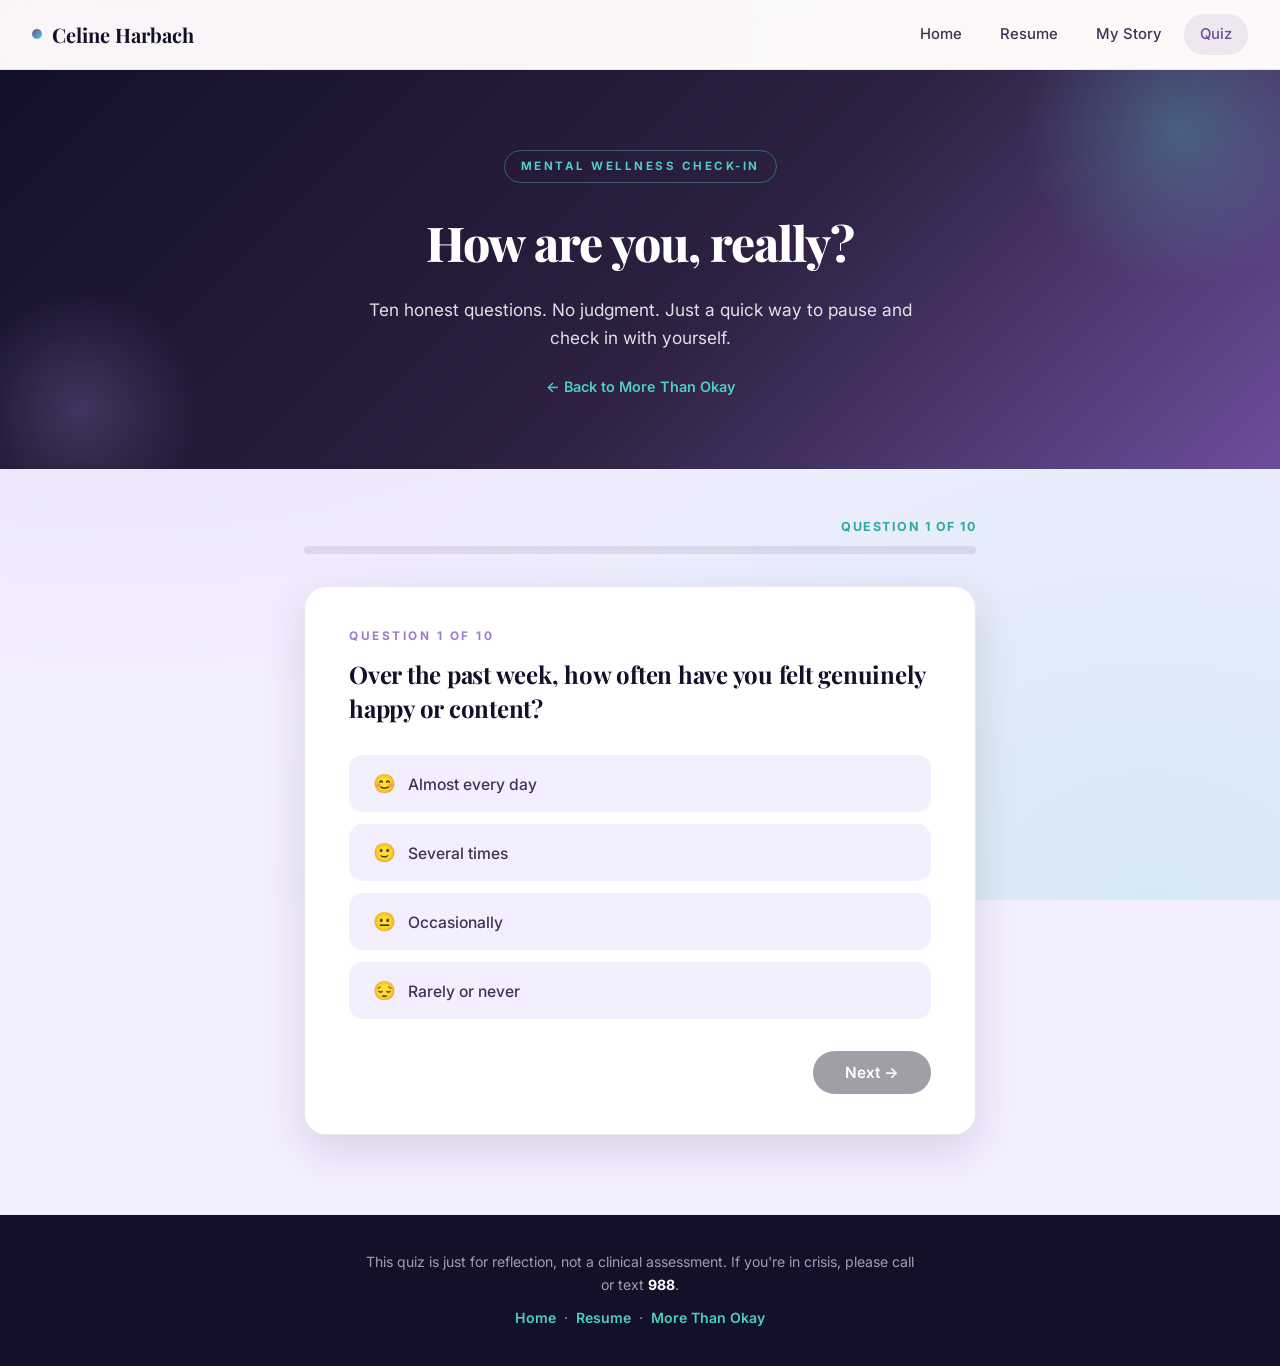
<file: quiz.html>
<!DOCTYPE html>
<html lang="en">
<head>
  <meta charset="UTF-8" />
  <meta name="viewport" content="width=device-width, initial-scale=1.0" />
  <title>Wellness Check-In · More Than Okay</title>
  <style>
    @import url('https://fonts.googleapis.com/css2?family=Inter:wght@300;400;500;600;700&family=Playfair+Display:wght@400;500;700;800&display=swap');

    :root {
      --ink:           #13102a;
      --plum:          #2d2040;
      --purple:        #6b4e9b;
      --soft-purple:   #9b7ecb;
      --mint:          #4ecdc4;
      --mint-deep:     #2faaa1;
      --cream:         #fdfbf7;
      --lavender:      #f4efff;
      --text-body:     #3d3453;
      --text-muted:    #7a718f;
      --border-soft:   rgba(107, 78, 155, 0.12);
      --shadow-soft:   0 6px 24px rgba(45, 32, 64, 0.08);
      --shadow-lift:   0 16px 44px rgba(45, 32, 64, 0.14);
    }

    *, *::before, *::after { box-sizing: border-box; margin: 0; padding: 0; }

    html { scroll-behavior: smooth; }

    body {
      font-family: 'Inter', -apple-system, sans-serif;
      background: var(--lavender);
      background-image:
        radial-gradient(ellipse at 10% 0%, rgba(155,126,203,0.22) 0%, transparent 55%),
        radial-gradient(ellipse at 90% 100%, rgba(78,205,196,0.18) 0%, transparent 55%);
      background-attachment: fixed;
      color: var(--text-body);
      min-height: 100vh;
      line-height: 1.65;
      -webkit-font-smoothing: antialiased;
    }

    a { color: var(--purple); font-weight: 600; text-decoration: none; transition: color 0.2s; }
    a:hover { color: var(--mint-deep); }

    /* =========== NAV =========== */
    .top-nav {
      background: rgba(253, 251, 247, 0.85);
      backdrop-filter: saturate(180%) blur(14px);
      -webkit-backdrop-filter: saturate(180%) blur(14px);
      border-bottom: 1px solid var(--border-soft);
      padding: 14px 32px;
      display: flex;
      align-items: center;
      justify-content: space-between;
      flex-wrap: wrap;
      gap: 10px;
      position: sticky;
      top: 0;
      z-index: 100;
    }
    .top-nav .nav-brand {
      font-family: 'Playfair Display', serif;
      font-size: 1.25rem;
      color: var(--ink);
      font-weight: 700;
      display: flex;
      align-items: center;
      gap: 10px;
    }
    .top-nav .nav-brand::before {
      content: "";
      width: 10px;
      height: 10px;
      border-radius: 50%;
      background: linear-gradient(135deg, var(--purple), var(--mint));
      display: inline-block;
    }
    .top-nav .nav-links {
      display: flex;
      gap: 6px;
      list-style: none;
      flex-wrap: wrap;
    }
    .top-nav .nav-links a {
      color: var(--text-body);
      font-size: 0.93rem;
      font-weight: 500;
      padding: 8px 16px;
      border-radius: 20px;
      transition: all 0.2s ease;
      display: inline-block;
    }
    .top-nav .nav-links a:hover {
      color: var(--purple);
      background: rgba(107, 78, 155, 0.08);
    }
    .top-nav .nav-links a.active {
      color: var(--purple);
      background: rgba(107, 78, 155, 0.10);
    }

    /* =========== HERO =========== */
    .quiz-header {
      position: relative;
      background: linear-gradient(135deg, var(--ink) 0%, var(--plum) 55%, var(--purple) 100%);
      color: #fff;
      text-align: center;
      padding: 80px 24px 70px;
      overflow: hidden;
    }
    .quiz-header::before,
    .quiz-header::after {
      content: "";
      position: absolute;
      border-radius: 50%;
      pointer-events: none;
    }
    .quiz-header::before {
      width: 320px;
      height: 320px;
      top: -100px;
      right: -60px;
      background: radial-gradient(circle, rgba(78,205,196,0.28), transparent 70%);
    }
    .quiz-header::after {
      width: 240px;
      height: 240px;
      bottom: -60px;
      left: -40px;
      background: radial-gradient(circle, rgba(155,126,203,0.28), transparent 70%);
    }
    .quiz-header .eyebrow {
      display: inline-block;
      font-family: 'Inter', sans-serif;
      font-size: 0.72rem;
      font-weight: 700;
      letter-spacing: 2.5px;
      text-transform: uppercase;
      color: var(--mint);
      padding: 6px 16px;
      border: 1px solid rgba(78, 205, 196, 0.4);
      border-radius: 20px;
      margin-bottom: 20px;
      position: relative;
      z-index: 1;
    }
    .quiz-header h1 {
      font-family: 'Playfair Display', serif;
      font-size: clamp(2.1rem, 4vw, 3rem);
      font-weight: 800;
      color: #fff;
      letter-spacing: -0.02em;
      position: relative;
      z-index: 1;
    }
    .quiz-header p {
      font-size: 1.08rem;
      opacity: 0.86;
      max-width: 560px;
      margin: 14px auto 0;
      line-height: 1.65;
      position: relative;
      z-index: 1;
    }
    .back-link {
      display: inline-block;
      margin-top: 22px;
      color: var(--mint);
      font-size: 0.9rem;
      font-weight: 600;
      position: relative;
      z-index: 1;
    }
    .back-link:hover { color: #fff; }

    /* =========== QUIZ BODY =========== */
    .quiz-container {
      max-width: 720px;
      margin: 0 auto;
      padding: 48px 24px 80px;
    }

    .progress-wrap {
      background: rgba(107, 78, 155, 0.14);
      border-radius: 10px;
      height: 8px;
      margin-bottom: 32px;
      overflow: hidden;
    }
    .progress-bar {
      height: 100%;
      background: linear-gradient(to right, var(--purple), var(--mint));
      border-radius: 10px;
      transition: width 0.5s ease;
      width: 0%;
    }
    .progress-label {
      font-size: 0.78rem;
      color: var(--mint-deep);
      margin-bottom: 8px;
      font-weight: 700;
      letter-spacing: 1.5px;
      text-transform: uppercase;
      text-align: right;
    }

    .question-card {
      background: #fff;
      border: 1px solid var(--border-soft);
      border-radius: 22px;
      padding: 40px 44px;
      box-shadow: var(--shadow-lift);
      animation: fadeUp 0.4s ease both;
    }

    @keyframes fadeUp {
      from { opacity: 0; transform: translateY(18px); }
      to   { opacity: 1; transform: translateY(0); }
    }

    .question-number {
      font-size: 0.74rem;
      font-weight: 700;
      letter-spacing: 2.5px;
      text-transform: uppercase;
      color: var(--soft-purple);
      margin-bottom: 12px;
    }

    .question-text {
      font-family: 'Playfair Display', serif;
      font-weight: 700;
      font-size: 1.5rem;
      color: var(--ink);
      margin-bottom: 30px;
      line-height: 1.4;
      letter-spacing: -0.01em;
    }

    .options-list {
      list-style: none;
      display: flex;
      flex-direction: column;
      gap: 12px;
    }

    .option-btn {
      background: var(--lavender);
      border: 2px solid transparent;
      border-radius: 14px;
      padding: 15px 22px;
      font-family: 'Inter', sans-serif;
      font-size: 0.98rem;
      color: var(--text-body);
      cursor: pointer;
      text-align: left;
      transition: background 0.2s, border-color 0.2s, transform 0.15s;
      width: 100%;
      font-weight: 500;
    }
    .option-btn:hover {
      background: rgba(107,78,155,0.1);
      border-color: var(--soft-purple);
      transform: translateX(4px);
    }
    .option-btn.selected {
      background: rgba(107,78,155,0.14);
      border-color: var(--purple);
      color: var(--ink);
      font-weight: 700;
    }
    .option-btn .option-emoji {
      margin-right: 12px;
      font-size: 1.15rem;
    }

    .nav-row {
      display: flex;
      justify-content: space-between;
      align-items: center;
      margin-top: 32px;
      gap: 12px;
    }

    .btn {
      padding: 12px 32px;
      border-radius: 40px;
      font-family: 'Inter', sans-serif;
      font-size: 0.96rem;
      font-weight: 600;
      cursor: pointer;
      border: none;
      transition: transform 0.15s, background 0.2s, box-shadow 0.2s;
    }
    .btn:hover { transform: translateY(-2px); }
    .btn-next {
      background: var(--ink);
      color: #fff;
      margin-left: auto;
    }
    .btn-next:hover {
      background: var(--purple);
      box-shadow: 0 10px 22px rgba(107,78,155,0.25);
    }
    .btn-back {
      background: rgba(107,78,155,0.12);
      color: var(--purple);
    }
    .btn-back:hover { background: rgba(107,78,155,0.18); }
    .btn:disabled {
      opacity: 0.4;
      cursor: not-allowed;
      transform: none;
    }

    #results-screen { display: none; }

    .result-card {
      background: #fff;
      border: 1px solid var(--border-soft);
      border-radius: 22px;
      padding: 48px 42px;
      box-shadow: var(--shadow-lift);
      text-align: center;
      animation: fadeUp 0.5s ease both;
    }

    .result-emoji {
      font-size: 4rem;
      margin-bottom: 14px;
      display: block;
    }

    .result-title {
      font-family: 'Playfair Display', serif;
      font-size: 2.1rem;
      font-weight: 800;
      color: var(--ink);
      margin-bottom: 10px;
      letter-spacing: -0.02em;
    }

    .result-score-bar-wrap {
      background: rgba(107, 78, 155, 0.14);
      border-radius: 12px;
      height: 12px;
      margin: 20px 0 8px;
      overflow: hidden;
    }
    .result-score-bar {
      height: 100%;
      border-radius: 12px;
      background: linear-gradient(to right, var(--purple), var(--mint));
      transition: width 1.2s ease;
      width: 0%;
    }

    .result-score-label {
      font-size: 0.86rem;
      color: var(--text-muted);
      margin-bottom: 22px;
      font-weight: 500;
    }

    .result-description {
      font-size: 1.05rem;
      color: var(--text-body);
      line-height: 1.7;
      max-width: 520px;
      margin: 0 auto 28px;
    }

    .resources {
      background: var(--lavender);
      border: 1px solid var(--border-soft);
      border-radius: 14px;
      padding: 26px 28px;
      text-align: left;
      margin-top: 8px;
    }
    .resources h3 {
      font-family: 'Playfair Display', serif;
      color: var(--purple);
      font-size: 1.15rem;
      font-weight: 700;
      margin-bottom: 14px;
    }
    .resources ul {
      list-style: none;
      padding: 0;
      display: flex;
      flex-direction: column;
      gap: 10px;
    }
    .resources li {
      font-size: 0.95rem;
      color: var(--text-body);
      padding-left: 20px;
      position: relative;
      line-height: 1.55;
    }
    .resources li::before {
      content: "›";
      color: var(--mint-deep);
      font-weight: 700;
      font-size: 1.1rem;
      position: absolute;
      left: 0;
      top: -2px;
    }
    .resources li strong { color: var(--ink); }

    .btn-retake {
      display: inline-block;
      margin-top: 28px;
      background: var(--ink);
      color: #fff;
      padding: 13px 40px;
      border-radius: 40px;
      font-weight: 600;
      cursor: pointer;
      border: none;
      font-family: 'Inter', sans-serif;
      font-size: 0.98rem;
      transition: transform 0.15s, background 0.2s, box-shadow 0.2s;
    }
    .btn-retake:hover {
      transform: translateY(-3px);
      background: var(--purple);
      box-shadow: 0 10px 22px rgba(107,78,155,0.25);
    }

    /* =========== FOOTER =========== */
    .quiz-footer {
      background: var(--ink);
      color: rgba(255,255,255,0.6);
      text-align: center;
      padding: 36px 24px;
      font-size: 0.88rem;
    }
    .quiz-footer a { color: var(--mint); }
    .quiz-footer a:hover { color: #fff; }
    .quiz-footer .disclaimer {
      max-width: 560px;
      margin: 0 auto 10px;
      line-height: 1.6;
    }

    @media (max-width: 600px) {
      .top-nav { padding: 12px 18px; }
      .top-nav .nav-links { gap: 2px; }
      .top-nav .nav-links a { padding: 6px 12px; font-size: 0.88rem; }
      .quiz-header { padding: 60px 20px 55px; }
      .question-card { padding: 28px 24px; }
      .result-card { padding: 32px 22px; }
      .question-text { font-size: 1.25rem; }
    }
  </style>
</head>
<body>

  <nav class="top-nav">
    <span class="nav-brand">Celine Harbach</span>
    <ul class="nav-links">
      <li><a href="index.html">Home</a></li>
      <li><a href="resume.html">Resume</a></li>
      <li><a href="scratch.html">My Story</a></li>
      <li><a href="quiz.html" class="active">Quiz</a></li>
    </ul>
  </nav>

  <header class="quiz-header">
    <span class="eyebrow">Mental Wellness Check-In</span>
    <h1>How are you, really?</h1>
    <p>
      Ten honest questions. No judgment. Just a quick way to pause and check in with yourself.
    </p>
    <a class="back-link" href="scratch.html">← Back to More Than Okay</a>
  </header>

  <div class="quiz-container">

    <div id="quiz-screen">
      <p class="progress-label" id="progress-label">Question 1 of 10</p>
      <div class="progress-wrap">
        <div class="progress-bar" id="progress-bar"></div>
      </div>

      <div class="question-card" id="question-card">
        <p class="question-number" id="question-number">Question 1 of 10</p>
        <p class="question-text"  id="question-text"></p>
        <ul class="options-list"  id="options-list"></ul>
        <div class="nav-row">
          <button class="btn btn-back" id="btn-back" onclick="goBack()" style="display:none;">← Back</button>
          <button class="btn btn-next" id="btn-next" onclick="goNext()" disabled>Next →</button>
        </div>
      </div>
    </div>

    <div id="results-screen">
      <div class="result-card">
        <span class="result-emoji" id="result-emoji"></span>
        <div class="result-title" id="result-title"></div>
        <div class="result-score-bar-wrap">
          <div class="result-score-bar" id="result-score-bar"></div>
        </div>
        <p class="result-score-label" id="result-score-label"></p>
        <p class="result-description" id="result-description"></p>
        <div class="resources" id="resources-section"></div>
        <button class="btn-retake" onclick="restartQuiz()">Retake the Quiz</button>
      </div>
    </div>

  </div>

  <footer class="quiz-footer">
    <p class="disclaimer">
      This quiz is just for reflection, not a clinical assessment. If you're in crisis, please call or text <strong style="color:#fff;">988</strong>.
    </p>
    <p style="margin-top:8px;">
      <a href="index.html">Home</a>
      &nbsp;·&nbsp;
      <a href="resume.html">Resume</a>
      &nbsp;·&nbsp;
      <a href="scratch.html">More Than Okay</a>
    </p>
  </footer>

  <script>
    const questions = [
      {
        text: "Over the past week, how often have you felt genuinely happy or content?",
        options: [
          { label: "Almost every day",     score: 4, emoji: "😊" },
          { label: "Several times",        score: 3, emoji: "🙂" },
          { label: "Occasionally",         score: 2, emoji: "😐" },
          { label: "Rarely or never",      score: 1, emoji: "😔" }
        ]
      },
      {
        text: "How well have you been sleeping lately?",
        options: [
          { label: "Well-rested most nights",           score: 4, emoji: "😴" },
          { label: "Decent sleep with some bad nights", score: 3, emoji: "🛌" },
          { label: "Struggling more nights than not",   score: 2, emoji: "😫" },
          { label: "Barely sleeping or sleeping too much", score: 1, emoji: "😵" }
        ]
      },
      {
        text: "How connected do you feel to the people in your life?",
        options: [
          { label: "Very connected, I have strong support",      score: 4, emoji: "🤝" },
          { label: "Pretty good, close to a few people",         score: 3, emoji: "👥" },
          { label: "A little isolated, not as close as I'd like", score: 2, emoji: "🚶" },
          { label: "Lonely, I don't feel like anyone really knows me", score: 1, emoji: "😶" }
        ]
      },
      {
        text: "When stress comes up, how well do you handle it?",
        options: [
          { label: "I manage it well, I have good coping strategies", score: 4, emoji: "💪" },
          { label: "I get through it, though it's not easy",            score: 3, emoji: "😤" },
          { label: "I often feel overwhelmed",                          score: 2, emoji: "😰" },
          { label: "Stress feels crushing and unmanageable",            score: 1, emoji: "🤯" }
        ]
      },
      {
        text: "How often do you set aside time for things that bring you joy or recharge you?",
        options: [
          { label: "Regularly, self-care is part of my routine", score: 4, emoji: "🌿" },
          { label: "Occasionally, when I get around to it",      score: 3, emoji: "☕" },
          { label: "Rarely, life feels too busy",                score: 2, emoji: "⏰" },
          { label: "Never, I don't feel like I deserve it",      score: 1, emoji: "😞" }
        ]
      },
      {
        text: "How often do you feel overwhelmed by everyday responsibilities?",
        options: [
          { label: "Rarely, I feel on top of things",         score: 4, emoji: "✅" },
          { label: "Sometimes, but I recover quickly",        score: 3, emoji: "😌" },
          { label: "Often, the to-do list never ends",        score: 2, emoji: "📋" },
          { label: "Almost always, everything feels too much", score: 1, emoji: "😩" }
        ]
      },
      {
        text: "How comfortable do you feel talking about your emotions or mental health?",
        options: [
          { label: "Very comfortable, I'm open about it",        score: 4, emoji: "💬" },
          { label: "Somewhat comfortable with trusted people",     score: 3, emoji: "🗣️" },
          { label: "Uncomfortable, I tend to keep things in",     score: 2, emoji: "🤐" },
          { label: "Very uncomfortable, mental health feels taboo", score: 1, emoji: "😶‍🌫️" }
        ]
      },
      {
        text: "How motivated do you feel to get through your day-to-day life?",
        options: [
          { label: "Very motivated, I have a clear sense of purpose", score: 4, emoji: "🚀" },
          { label: "Generally okay, some days more than others",      score: 3, emoji: "👍" },
          { label: "Low motivation, hard to get started",             score: 2, emoji: "🐌" },
          { label: "Barely any motivation, things feel pointless",    score: 1, emoji: "🌑" }
        ]
      },
      {
        text: "Do you have people you can genuinely turn to when things get hard?",
        options: [
          { label: "Yes, several trusted people",         score: 4, emoji: "❤️" },
          { label: "One or two people I can lean on",      score: 3, emoji: "🫂" },
          { label: "Not really, I mostly handle things alone", score: 2, emoji: "🧍" },
          { label: "No, I feel like I'm completely on my own", score: 1, emoji: "🏝️" }
        ]
      },
      {
        text: "If you had to rate your overall mental wellbeing right now, honestly, where are you?",
        options: [
          { label: "Thriving, genuinely doing well",             score: 4, emoji: "🌟" },
          { label: "Managing, getting by, could be better",      score: 3, emoji: "🌤️" },
          { label: "Struggling, things are hard right now",      score: 2, emoji: "🌧️" },
          { label: "In a really dark place, I need support",     score: 1, emoji: "⛈️" }
        ]
      }
    ];

    const results = [
      {
        minScore: 35, maxScore: 40,
        emoji: "🌟",
        title: "You're Thriving",
        description: `Your answers say you're in a really good spot right now. You've got support, healthy habits, and a sense of where you're headed. That's worth protecting. Keep doing what's working.`,
        resources: [
          { label: "Keep it going", text: "Share this quiz with someone who might need a nudge to check in." },
          { label: "Grow your toolkit", text: "Apps like Headspace or Calm can keep your practice steady." },
          { label: "Give back", text: "Volunteer with NAMI, people doing well are some of the best advocates." }
        ]
      },
      {
        minScore: 27, maxScore: 34,
        emoji: "🌤️",
        title: "You're Managing Well",
        description: `You're doing okay. Some days are easier than others, but you're holding things together. There's still room to build a little more support around yourself, you deserve more than just getting by.`,
        resources: [
          { label: "NAMI Connection", text: "Free support groups at nami.org/Support-Education/Support-Groups" },
          { label: "Woebot", text: "A free CBT-based chatbot, woebot.io" },
          { label: "Therapy matching", text: "BetterHelp or Open Path Collective for affordable therapy, openpathcollective.org" }
        ]
      },
      {
        minScore: 18, maxScore: 26,
        emoji: "🌧️",
        title: "You're Struggling, and That's Okay",
        description: `It sounds like things are hard right now. Feeling this way doesn't mean anything is wrong with you, it just means you're human and could use a little extra support. You don't have to figure this out alone.`,
        resources: [
          { label: "988 Suicide & Crisis Lifeline", text: "Call or text 988 anytime. Real people, 24/7." },
          { label: "Crisis Text Line", text: "Text HOME to 741741 to talk to a crisis counselor." },
          { label: "Find a therapist", text: "Psychology Today's directory can help, psychologytoday.com/us/therapists" },
          { label: "NAMI Helpline", text: "Call 1-800-950-NAMI (6264), Mon–Fri, 10am–10pm ET." }
        ]
      },
      {
        minScore: 10, maxScore: 17,
        emoji: "🫂",
        title: "Please Reach Out, You Deserve Support",
        description: `Thank you for being honest. It sounds really heavy right now, and you don't have to push through this alone. The resources below are free, confidential, and made for exactly this moment.`,
        resources: [
          { label: "988 Suicide & Crisis Lifeline", text: "Call or text 988 right now. Free, confidential, 24/7." },
          { label: "Crisis Text Line", text: "Text HOME to 741741. A real person will answer within minutes." },
          { label: "NAMI Helpline", text: "1-800-950-NAMI (6264), peer support from people who've been there." },
          { label: "You are not alone", text: "Visit nami.org or twloha.com for stories from people who've felt this too." }
        ]
      }
    ];

    let currentIndex = 0;
    let answers = new Array(questions.length).fill(null);

    function renderQuestion() {
      const q = questions[currentIndex];
      const total = questions.length;

      document.getElementById('question-number').textContent = `Question ${currentIndex + 1} of ${total}`;
      document.getElementById('question-text').textContent   = q.text;
      document.getElementById('progress-label').textContent  = `Question ${currentIndex + 1} of ${total}`;

      const pct = ((currentIndex) / total) * 100;
      document.getElementById('progress-bar').style.width = pct + '%';

      const ul = document.getElementById('options-list');
      ul.innerHTML = '';
      q.options.forEach((opt, i) => {
        const li  = document.createElement('li');
        const btn = document.createElement('button');
        btn.className = 'option-btn';
        if (answers[currentIndex] === i) btn.classList.add('selected');
        btn.innerHTML = `<span class="option-emoji">${opt.emoji}</span>${opt.label}`;
        btn.onclick = () => selectOption(i, btn);
        li.appendChild(btn);
        ul.appendChild(li);
      });

      const nextBtn = document.getElementById('btn-next');
      nextBtn.textContent = currentIndex === total - 1 ? 'See My Results ✓' : 'Next →';
      nextBtn.disabled = answers[currentIndex] === null;

      document.getElementById('btn-back').style.display = currentIndex > 0 ? 'inline-block' : 'none';

      const card = document.getElementById('question-card');
      card.style.animation = 'none';
      void card.offsetWidth;
      card.style.animation = 'fadeUp 0.4s ease both';
    }

    function selectOption(index, btnEl) {
      answers[currentIndex] = index;
      document.querySelectorAll('.option-btn').forEach(b => b.classList.remove('selected'));
      btnEl.classList.add('selected');
      document.getElementById('btn-next').disabled = false;
    }

    function goNext() {
      if (answers[currentIndex] === null) return;
      if (currentIndex < questions.length - 1) {
        currentIndex++;
        renderQuestion();
      } else {
        showResults();
      }
    }

    function goBack() {
      if (currentIndex > 0) {
        currentIndex--;
        renderQuestion();
      }
    }

    function showResults() {
      const totalScore = answers.reduce((sum, answerIndex, qIdx) => {
        if (answerIndex === null) return sum;
        return sum + questions[qIdx].options[answerIndex].score;
      }, 0);

      const tier = results.find(r => totalScore >= r.minScore && totalScore <= r.maxScore)
                   || results[results.length - 1];

      document.getElementById('quiz-screen').style.display    = 'none';
      document.getElementById('results-screen').style.display = 'block';

      document.getElementById('result-emoji').textContent       = tier.emoji;
      document.getElementById('result-title').textContent       = tier.title;
      document.getElementById('result-description').textContent = tier.description;
      document.getElementById('result-score-label').textContent =
        `Your score: ${totalScore} / ${questions.length * 4}`;

      const pct = Math.round((totalScore / (questions.length * 4)) * 100);
      setTimeout(() => {
        document.getElementById('result-score-bar').style.width = pct + '%';
      }, 200);

      const resDiv = document.getElementById('resources-section');
      resDiv.innerHTML = `<h3>Resources for You</h3><ul>${
        tier.resources.map(r =>
          `<li><strong>${r.label}</strong>, ${r.text}</li>`
        ).join('')
      }</ul>`;

      window.scrollTo({ top: 0, behavior: 'smooth' });
    }

    function restartQuiz() {
      currentIndex = 0;
      answers = new Array(questions.length).fill(null);
      document.getElementById('results-screen').style.display = 'none';
      document.getElementById('quiz-screen').style.display    = 'block';
      document.getElementById('result-score-bar').style.width = '0%';
      renderQuestion();
      window.scrollTo({ top: 0, behavior: 'smooth' });
    }

    renderQuestion();
  </script>
</body>
</html>
</file>
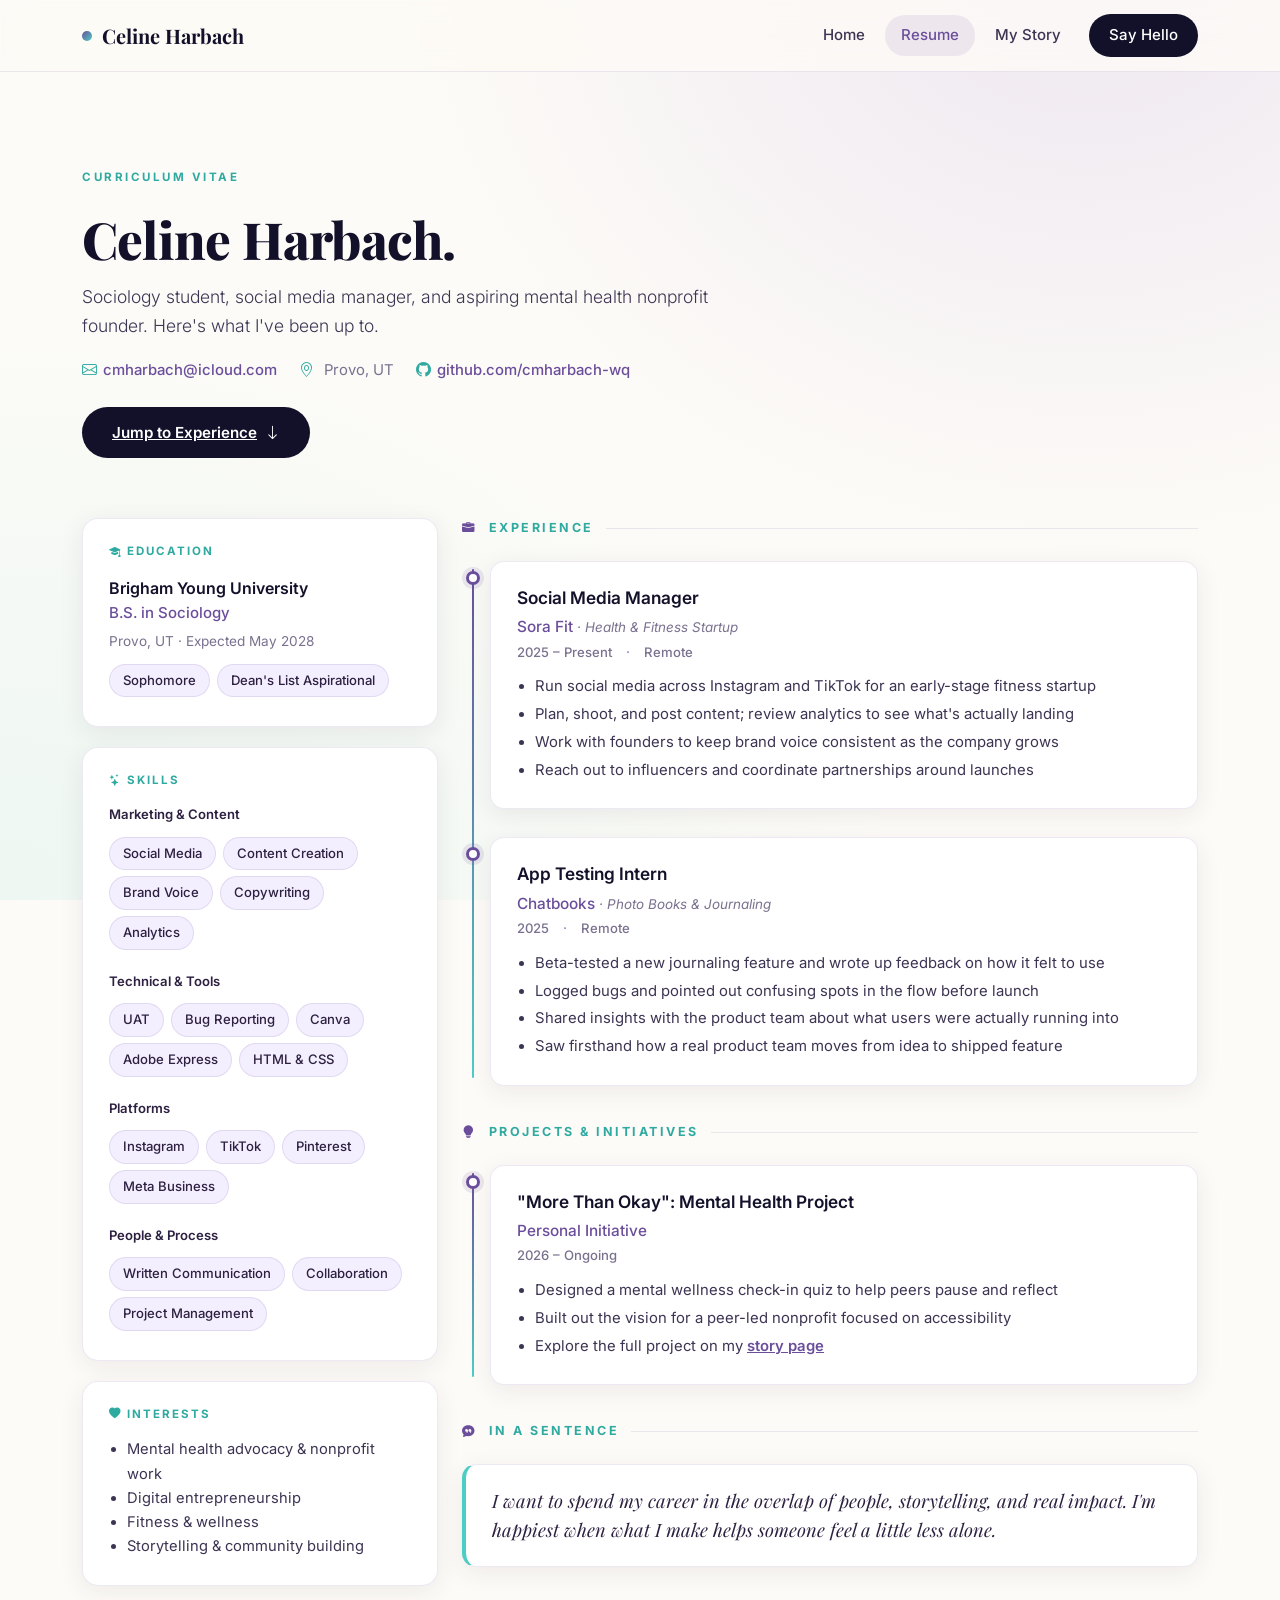
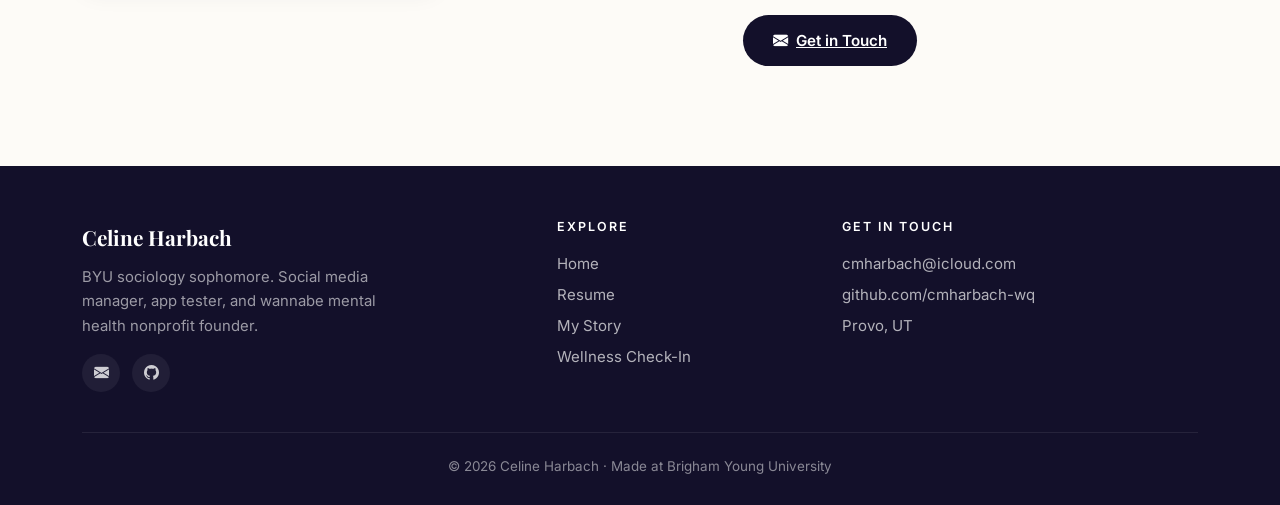
<file: resume.html>
<!DOCTYPE html>
<html lang="en">
<head>
  <meta charset="UTF-8" />
  <meta name="viewport" content="width=device-width, initial-scale=1.0" />
  <title>Resume · Celine Harbach</title>
  <link rel="stylesheet" href="https://cdn.jsdelivr.net/npm/bootstrap@5.3.2/dist/css/bootstrap.min.css" />
  <link rel="stylesheet" href="https://cdn.jsdelivr.net/npm/bootstrap-icons@1.11.3/font/bootstrap-icons.css" />
  <link rel="stylesheet" href="custom.css" />
</head>
<body>

  <nav class="navbar navbar-expand-lg navbar-main sticky-top">
    <div class="container">
      <a class="navbar-brand" href="index.html">
        <span class="brand-dot"></span>Celine Harbach
      </a>
      <button class="navbar-toggler" type="button" data-bs-toggle="collapse" data-bs-target="#navMenu"
              aria-controls="navMenu" aria-expanded="false" aria-label="Toggle navigation">
        <span class="navbar-toggler-icon"></span>
      </button>
      <div class="collapse navbar-collapse" id="navMenu">
        <ul class="navbar-nav ms-auto align-items-lg-center gap-lg-1">
          <li class="nav-item"><a class="nav-link" href="index.html">Home</a></li>
          <li class="nav-item"><a class="nav-link active" href="resume.html">Resume</a></li>
          <li class="nav-item"><a class="nav-link" href="scratch.html">My Story</a></li>
          <li class="nav-item ms-lg-2"><a class="nav-link nav-cta" href="mailto:cmharbach@icloud.com">Say Hello</a></li>
        </ul>
      </div>
    </div>
  </nav>

  <section class="resume-hero">
    <div class="container">
      <div class="reveal">
        <span class="eyebrow">Curriculum Vitae</span>
        <h1 class="mt-2">Celine Harbach.</h1>
        <p class="lead" style="max-width:640px; color: var(--text-body); font-size:1.1rem;">
          Sociology student, social media manager, and aspiring mental health nonprofit founder. Here's what I've been up to.
        </p>
        <div class="resume-contact">
          <span><i class="bi bi-envelope"></i><a href="mailto:cmharbach@icloud.com">cmharbach@icloud.com</a></span>
          <span><i class="bi bi-geo-alt"></i> Provo, UT</span>
          <span><i class="bi bi-github"></i><a href="https://github.com/cmharbach-wq" target="_blank" rel="noopener">github.com/cmharbach-wq</a></span>
        </div>
        <div class="mt-4 no-print">
          <a href="#experience" class="btn-primary-custom">
            Jump to Experience <i class="bi bi-arrow-down"></i>
          </a>
        </div>
      </div>
    </div>
  </section>

  <div class="container resume-body">
    <div class="row g-4">

      <aside class="col-lg-4">
        <div class="resume-sidebar">

          <div class="sidebar-card reveal">
            <h6><i class="bi bi-mortarboard-fill me-1"></i>Education</h6>
            <div class="role" style="font-family:'Inter',sans-serif; font-weight:600; color:var(--ink); font-size:1rem;">Brigham Young University</div>
            <div style="color:var(--purple); font-weight:500; font-size:0.94rem;">B.S. in Sociology</div>
            <div style="color:var(--text-muted); font-size:0.85rem; margin-top:4px;">
              Provo, UT · Expected May 2028
            </div>
            <div class="mt-2">
              <span class="skill-badge">Sophomore</span>
              <span class="skill-badge">Dean's List Aspirational</span>
            </div>
          </div>

          <div class="sidebar-card reveal">
            <h6><i class="bi bi-stars me-1"></i>Skills</h6>

            <div class="skill-group">
              <span class="skill-group-label">Marketing &amp; Content</span>
              <span class="skill-badge">Social Media</span>
              <span class="skill-badge">Content Creation</span>
              <span class="skill-badge">Brand Voice</span>
              <span class="skill-badge">Copywriting</span>
              <span class="skill-badge">Analytics</span>
            </div>

            <div class="skill-group">
              <span class="skill-group-label">Technical &amp; Tools</span>
              <span class="skill-badge">UAT</span>
              <span class="skill-badge">Bug Reporting</span>
              <span class="skill-badge">Canva</span>
              <span class="skill-badge">Adobe Express</span>
              <span class="skill-badge">HTML &amp; CSS</span>
            </div>

            <div class="skill-group">
              <span class="skill-group-label">Platforms</span>
              <span class="skill-badge">Instagram</span>
              <span class="skill-badge">TikTok</span>
              <span class="skill-badge">Pinterest</span>
              <span class="skill-badge">Meta Business</span>
            </div>

            <div class="skill-group">
              <span class="skill-group-label">People &amp; Process</span>
              <span class="skill-badge">Written Communication</span>
              <span class="skill-badge">Collaboration</span>
              <span class="skill-badge">Project Management</span>
            </div>
          </div>

          <div class="sidebar-card reveal">
            <h6><i class="bi bi-heart-fill me-1"></i>Interests</h6>
            <ul style="padding-left: 18px; margin: 0; font-size: 0.92rem; color: var(--text-body);">
              <li>Mental health advocacy &amp; nonprofit work</li>
              <li>Digital entrepreneurship</li>
              <li>Fitness &amp; wellness</li>
              <li>Storytelling &amp; community building</li>
            </ul>
          </div>

        </div>
      </aside>

      <div class="col-lg-8">

        <div id="experience" class="section-heading reveal">
          <i class="bi bi-briefcase-fill" style="color: var(--purple);"></i> Experience
        </div>

        <div class="timeline">

          <div class="timeline-item reveal">
            <div class="timeline-card">
              <div class="role">Social Media Manager</div>
              <div class="org">Sora Fit <em>· Health &amp; Fitness Startup</em></div>
              <div class="dates">
                <span>2025 – Present</span>
                <span class="location">Remote</span>
              </div>
              <ul>
                <li>Run social media across Instagram and TikTok for an early-stage fitness startup</li>
                <li>Plan, shoot, and post content; review analytics to see what's actually landing</li>
                <li>Work with founders to keep brand voice consistent as the company grows</li>
                <li>Reach out to influencers and coordinate partnerships around launches</li>
              </ul>
            </div>
          </div>

          <div class="timeline-item reveal">
            <div class="timeline-card">
              <div class="role">App Testing Intern</div>
              <div class="org">Chatbooks <em>· Photo Books &amp; Journaling</em></div>
              <div class="dates">
                <span>2025</span>
                <span class="location">Remote</span>
              </div>
              <ul>
                <li>Beta-tested a new journaling feature and wrote up feedback on how it felt to use</li>
                <li>Logged bugs and pointed out confusing spots in the flow before launch</li>
                <li>Shared insights with the product team about what users were actually running into</li>
                <li>Saw firsthand how a real product team moves from idea to shipped feature</li>
              </ul>
            </div>
          </div>

        </div>

        <div class="section-heading reveal">
          <i class="bi bi-lightbulb-fill" style="color: var(--purple);"></i> Projects &amp; Initiatives
        </div>

        <div class="timeline">
          <div class="timeline-item reveal">
            <div class="timeline-card">
              <div class="role">"More Than Okay": Mental Health Project</div>
              <div class="org">Personal Initiative</div>
              <div class="dates"><span>2026 – Ongoing</span></div>
              <ul>
                <li>Designed a mental wellness check-in quiz to help peers pause and reflect</li>
                <li>Built out the vision for a peer-led nonprofit focused on accessibility</li>
                <li>Explore the full project on my <a href="scratch.html" style="color: var(--purple); font-weight: 600;">story page</a></li>
              </ul>
            </div>
          </div>
        </div>

        <div class="section-heading reveal">
          <i class="bi bi-chat-quote-fill" style="color: var(--purple);"></i> In a Sentence
        </div>

        <div class="timeline-card reveal" style="border-left: 4px solid var(--mint);">
          <p style="margin: 0; font-family: 'Playfair Display', serif; font-style: italic; font-size: 1.15rem; color: var(--plum); line-height: 1.55;">
            I want to spend my career in the overlap of people, storytelling, and real impact. I'm happiest when what I make helps someone feel a little less alone.
          </p>
        </div>

        <div class="text-center mt-5 no-print">
          <a href="mailto:cmharbach@icloud.com" class="btn-primary-custom">
            <i class="bi bi-envelope-fill"></i> Get in Touch
          </a>
        </div>

      </div>
    </div>
  </div>

  <footer class="site-footer">
    <div class="container">
      <div class="row g-4">
        <div class="col-md-5">
          <div class="footer-brand">Celine Harbach</div>
          <p class="footer-about">
            BYU sociology sophomore. Social media manager, app tester, and wannabe mental health nonprofit founder.
          </p>
          <div class="mt-3">
            <a href="mailto:cmharbach@icloud.com" class="social-icon-footer" aria-label="Email">
              <i class="bi bi-envelope-fill"></i>
            </a>
            <a href="https://github.com/cmharbach-wq" target="_blank" rel="noopener" class="social-icon-footer" aria-label="GitHub">
              <i class="bi bi-github"></i>
            </a>
          </div>
        </div>
        <div class="col-6 col-md-3">
          <h6>Explore</h6>
          <a href="index.html">Home</a>
          <a href="resume.html">Resume</a>
          <a href="scratch.html">My Story</a>
          <a href="quiz.html">Wellness Check-In</a>
        </div>
        <div class="col-6 col-md-4">
          <h6>Get In Touch</h6>
          <a href="mailto:cmharbach@icloud.com">cmharbach@icloud.com</a>
          <a href="https://github.com/cmharbach-wq" target="_blank" rel="noopener">github.com/cmharbach-wq</a>
          <a href="#">Provo, UT</a>
        </div>
      </div>
      <div class="footer-bottom">
        &copy; 2026 Celine Harbach · Made at Brigham Young University
      </div>
    </div>
  </footer>

  <script src="https://cdn.jsdelivr.net/npm/bootstrap@5.3.2/dist/js/bootstrap.bundle.min.js"></script>
  <script>
    const io = new IntersectionObserver((entries) => {
      entries.forEach(e => {
        if (e.isIntersecting) {
          e.target.classList.add('is-visible');
          io.unobserve(e.target);
        }
      });
    }, { threshold: 0.12 });
    document.querySelectorAll('.reveal').forEach(el => io.observe(el));
  </script>
</body>
</html>
</file>
<file: custom.css>
@import url('https://fonts.googleapis.com/css2?family=Playfair+Display:wght@400;500;700;800&family=Inter:wght@300;400;500;600;700&display=swap');

:root {
  --ink:           #13102a;
  --plum:          #2d2040;
  --purple:        #6b4e9b;
  --soft-purple:   #9b7ecb;
  --mint:          #4ecdc4;
  --mint-deep:     #2faaa1;
  --cream:         #fdfbf7;
  --lavender:      #f4efff;
  --text-body:     #3d3453;
  --text-muted:    #7a718f;
  --border-soft:   rgba(107,78,155,0.12);
  --shadow-soft:   0 6px 24px rgba(45,32,64,0.08);
  --shadow-lift:   0 16px 44px rgba(45,32,64,0.14);
}

* { box-sizing: border-box; }

html { scroll-behavior: smooth; }

body {
  font-family: 'Inter', -apple-system, BlinkMacSystemFont, sans-serif;
  color: var(--text-body);
  background-color: var(--cream);
  background-image:
    radial-gradient(ellipse at 85% -5%, rgba(155,126,203,0.16) 0%, transparent 45%),
    radial-gradient(ellipse at 0% 100%, rgba(78,205,196,0.09) 0%, transparent 50%);
  background-attachment: fixed;
  line-height: 1.65;
  -webkit-font-smoothing: antialiased;
}

h1, h2, h3, h4 {
  font-family: 'Playfair Display', serif;
  color: var(--ink);
  letter-spacing: -0.015em;
}

.display-name {
  font-family: 'Playfair Display', serif;
  font-weight: 800;
  font-size: clamp(2.6rem, 5vw, 4.2rem);
  line-height: 1.05;
  letter-spacing: -0.025em;
}

.eyebrow {
  font-family: 'Inter', sans-serif;
  font-size: 0.72rem;
  font-weight: 700;
  letter-spacing: 2.5px;
  text-transform: uppercase;
  color: var(--mint-deep);
}

.section-title {
  font-size: clamp(1.8rem, 3vw, 2.4rem);
  font-weight: 700;
  color: var(--ink);
  margin-bottom: 18px;
}

.section-title .accent {
  color: var(--purple);
  font-style: italic;
  font-weight: 500;
}

/* ---------- NAVIGATION ---------- */
.navbar-main {
  background: rgba(253,251,247,0.82);
  backdrop-filter: saturate(180%) blur(14px);
  -webkit-backdrop-filter: saturate(180%) blur(14px);
  border-bottom: 1px solid var(--border-soft);
  padding: 14px 0;
}

.navbar-brand {
  font-family: 'Playfair Display', serif;
  font-weight: 700;
  font-size: 1.25rem;
  color: var(--ink) !important;
  display: flex;
  align-items: center;
  gap: 10px;
}

.navbar-brand .brand-dot {
  width: 10px;
  height: 10px;
  border-radius: 50%;
  background: linear-gradient(135deg, var(--purple), var(--mint));
  display: inline-block;
}

.navbar-main .nav-link {
  color: var(--text-body) !important;
  font-weight: 500;
  font-size: 0.94rem;
  padding: 8px 16px !important;
  border-radius: 20px;
  transition: all 0.2s ease;
}

.navbar-main .nav-link:hover {
  color: var(--purple) !important;
  background: rgba(107,78,155,0.07);
}

.navbar-main .nav-link.active {
  color: var(--purple) !important;
  background: rgba(107,78,155,0.10);
}

.navbar-main .nav-cta {
  background: var(--ink);
  color: #fff !important;
  padding: 9px 20px !important;
  border-radius: 24px;
  transition: all 0.2s ease;
}
.navbar-main .nav-cta:hover {
  background: var(--purple);
  transform: translateY(-1px);
}

.navbar-toggler {
  border: none;
  padding: 6px;
}
.navbar-toggler:focus { box-shadow: none; }

/* ---------- HERO ---------- */
.hero {
  position: relative;
  padding: 110px 0 90px;
  overflow: hidden;
}

.hero::before {
  content: "";
  position: absolute;
  inset: 0;
  background:
    radial-gradient(circle at 15% 20%, rgba(107,78,155,0.13) 0%, transparent 40%),
    radial-gradient(circle at 85% 80%, rgba(78,205,196,0.11) 0%, transparent 42%);
  pointer-events: none;
  z-index: 0;
}

.hero > .container { position: relative; z-index: 1; }

.hero .eyebrow { margin-bottom: 18px; display: inline-block; }

.hero .lead-statement {
  font-size: 1.15rem;
  color: var(--text-body);
  max-width: 560px;
  margin-top: 22px;
  margin-bottom: 34px;
}

.hero-visual {
  position: relative;
  display: flex;
  justify-content: center;
  align-items: center;
}

.hero-portrait-frame {
  position: relative;
  width: 300px;
  height: 360px;
  border-radius: 160px 160px 20px 20px;
  overflow: hidden;
  box-shadow: var(--shadow-lift);
  background: linear-gradient(135deg, var(--purple), var(--soft-purple));
}

.hero-portrait-frame img {
  width: 100%;
  height: 100%;
  object-fit: cover;
  object-position: center;
}

.hero-visual::after {
  content: "";
  position: absolute;
  bottom: -22px;
  right: -28px;
  width: 110px;
  height: 110px;
  border-radius: 50%;
  background: var(--mint);
  z-index: -1;
  opacity: 0.35;
}

.hero-visual::before {
  content: "";
  position: absolute;
  top: -18px;
  left: -14px;
  width: 60px;
  height: 60px;
  border-radius: 50%;
  border: 3px dashed var(--soft-purple);
  opacity: 0.45;
  z-index: -1;
}

/* ---------- BUTTONS ---------- */
.btn-primary-custom {
  background: var(--ink);
  color: #fff;
  border: none;
  padding: 13px 30px;
  border-radius: 30px;
  font-weight: 600;
  font-size: 0.95rem;
  transition: transform 0.2s ease, background 0.2s ease, box-shadow 0.2s ease;
  display: inline-flex;
  align-items: center;
  gap: 8px;
}
.btn-primary-custom:hover {
  background: var(--purple);
  color: #fff;
  transform: translateY(-2px);
  box-shadow: 0 10px 22px rgba(107,78,155,0.25);
}

.btn-ghost {
  background: transparent;
  color: var(--ink);
  border: 1.5px solid var(--ink);
  padding: 11.5px 28px;
  border-radius: 30px;
  font-weight: 600;
  font-size: 0.95rem;
  transition: all 0.2s ease;
  display: inline-flex;
  align-items: center;
  gap: 8px;
}
.btn-ghost:hover {
  background: var(--ink);
  color: #fff;
  transform: translateY(-2px);
}

/* ---------- FEATURE CARDS ---------- */
.feature-grid { margin-top: 40px; }

.feature-card {
  background: #fff;
  border: 1px solid var(--border-soft);
  border-radius: 18px;
  padding: 32px 28px;
  height: 100%;
  transition: transform 0.28s ease, box-shadow 0.28s ease, border-color 0.28s ease;
  position: relative;
  overflow: hidden;
}

.feature-card::before {
  content: "";
  position: absolute;
  top: 0; left: 0;
  width: 100%;
  height: 3px;
  background: linear-gradient(to right, var(--purple), var(--mint));
  transform: scaleX(0);
  transform-origin: left;
  transition: transform 0.35s ease;
}

.feature-card:hover {
  transform: translateY(-6px);
  box-shadow: var(--shadow-lift);
  border-color: rgba(107,78,155,0.22);
}

.feature-card:hover::before { transform: scaleX(1); }

.feature-icon {
  width: 54px;
  height: 54px;
  border-radius: 16px;
  background: linear-gradient(135deg, rgba(107,78,155,0.12), rgba(78,205,196,0.14));
  display: flex;
  align-items: center;
  justify-content: center;
  font-size: 1.5rem;
  color: var(--purple);
  margin-bottom: 20px;
}

.feature-card h5 {
  font-family: 'Inter', sans-serif;
  font-weight: 600;
  font-size: 1.12rem;
  color: var(--ink);
  margin-bottom: 10px;
}

.feature-card p {
  font-size: 0.95rem;
  color: var(--text-muted);
  margin-bottom: 0;
  line-height: 1.65;
}

/* ---------- ABOUT ---------- */
.about-section { padding: 90px 0; }

.about-section .lead {
  font-size: 1.22rem;
  color: var(--ink);
  font-weight: 500;
  line-height: 1.55;
  margin-bottom: 20px;
}

.about-section p {
  font-size: 1rem;
  color: var(--text-body);
  margin-bottom: 16px;
}

.quote-block {
  border-left: 3px solid var(--mint);
  padding: 8px 0 8px 22px;
  margin: 26px 0;
  font-family: 'Playfair Display', serif;
  font-style: italic;
  font-size: 1.15rem;
  color: var(--plum);
}

/* ---------- CTA BAND ---------- */
.cta-band {
  background: linear-gradient(135deg, var(--ink) 0%, var(--plum) 55%, var(--purple) 100%);
  color: #fff;
  padding: 70px 0;
  text-align: center;
  border-radius: 22px;
  margin: 40px auto;
  max-width: 1120px;
  position: relative;
  overflow: hidden;
}

.cta-band::before {
  content: "";
  position: absolute;
  top: -40%;
  right: -10%;
  width: 320px;
  height: 320px;
  border-radius: 50%;
  background: radial-gradient(circle, rgba(78,205,196,0.3), transparent 70%);
}

.cta-band h2 { color: #fff; }

.cta-band p {
  opacity: 0.86;
  font-size: 1.05rem;
  max-width: 520px;
  margin: 14px auto 28px;
}

.cta-band .btn-primary-custom {
  background: var(--mint);
  color: var(--ink);
}
.cta-band .btn-primary-custom:hover { background: #fff; }

.cta-band .btn-ghost {
  color: #fff;
  border-color: rgba(255,255,255,0.5);
}
.cta-band .btn-ghost:hover {
  background: #fff;
  color: var(--ink);
  border-color: #fff;
}

/* ---------- FOOTER ---------- */
.site-footer {
  background: var(--ink);
  color: rgba(255,255,255,0.68);
  padding: 54px 0 28px;
  margin-top: 30px;
}

.site-footer h6 {
  font-family: 'Inter', sans-serif;
  color: #fff;
  font-weight: 600;
  font-size: 0.78rem;
  letter-spacing: 2px;
  text-transform: uppercase;
  margin-bottom: 14px;
}

.site-footer a {
  color: rgba(255,255,255,0.68);
  text-decoration: none;
  display: block;
  padding: 3px 0;
  font-size: 0.94rem;
  transition: color 0.2s ease;
}
.site-footer a:hover { color: var(--mint); }

.site-footer .footer-brand {
  font-family: 'Playfair Display', serif;
  font-size: 1.3rem;
  color: #fff;
  font-weight: 700;
  margin-bottom: 10px;
}

.site-footer .footer-about {
  font-size: 0.93rem;
  color: rgba(255,255,255,0.58);
  max-width: 320px;
}

.social-icon-footer {
  display: inline-flex !important;
  align-items: center;
  justify-content: center;
  width: 38px;
  height: 38px;
  border-radius: 50%;
  background: rgba(255,255,255,0.06);
  color: rgba(255,255,255,0.78) !important;
  margin-right: 8px;
  padding: 0 !important;
  transition: all 0.2s ease;
}
.social-icon-footer:hover {
  background: var(--mint);
  color: var(--ink) !important;
  transform: translateY(-2px);
}

.footer-bottom {
  margin-top: 40px;
  padding-top: 22px;
  border-top: 1px solid rgba(255,255,255,0.08);
  font-size: 0.84rem;
  color: rgba(255,255,255,0.5);
  text-align: center;
}

/* ---------- RESUME PAGE ---------- */
.resume-hero {
  padding: 90px 0 60px;
  position: relative;
}

.resume-hero .eyebrow { margin-bottom: 14px; display: inline-block; }

.resume-hero h1 {
  font-size: clamp(2.4rem, 4vw, 3.4rem);
  font-weight: 800;
  margin-bottom: 12px;
}

.resume-contact {
  display: flex;
  flex-wrap: wrap;
  gap: 22px;
  margin-top: 18px;
  font-size: 0.93rem;
  color: var(--text-muted);
}

.resume-contact a {
  color: var(--purple);
  text-decoration: none;
  font-weight: 500;
}
.resume-contact a:hover { color: var(--mint-deep); }

.resume-contact i {
  color: var(--mint-deep);
  margin-right: 6px;
}

/* Resume layout: sidebar + timeline */
.resume-body { padding-bottom: 70px; }

.resume-sidebar {
  position: sticky;
  top: 100px;
}

.sidebar-card {
  background: #fff;
  border: 1px solid var(--border-soft);
  border-radius: 16px;
  padding: 26px;
  margin-bottom: 20px;
  box-shadow: var(--shadow-soft);
}

.sidebar-card h6 {
  font-family: 'Inter', sans-serif;
  font-size: 0.72rem;
  font-weight: 700;
  letter-spacing: 2px;
  text-transform: uppercase;
  color: var(--mint-deep);
  margin-bottom: 16px;
}

.skill-group { margin-bottom: 18px; }
.skill-group:last-child { margin-bottom: 0; }
.skill-group-label {
  display: block;
  font-size: 0.82rem;
  font-weight: 600;
  color: var(--plum);
  margin-bottom: 8px;
}

.skill-badge {
  display: inline-block;
  background: var(--lavender);
  color: var(--plum);
  border-radius: 20px;
  padding: 5px 13px;
  font-size: 0.82rem;
  font-weight: 500;
  margin: 3px 3px 3px 0;
  border: 1px solid rgba(107,78,155,0.14);
  transition: all 0.2s ease;
}
.skill-badge:hover {
  background: var(--purple);
  color: #fff;
  border-color: var(--purple);
}

/* Timeline */
.timeline {
  position: relative;
  padding-left: 28px;
}

.timeline::before {
  content: "";
  position: absolute;
  left: 10px;
  top: 8px;
  bottom: 8px;
  width: 2px;
  background: linear-gradient(to bottom, var(--purple), var(--mint));
  border-radius: 2px;
}

.timeline-item {
  position: relative;
  margin-bottom: 28px;
}

.timeline-item::before {
  content: "";
  position: absolute;
  left: -24px;
  top: 10px;
  width: 14px;
  height: 14px;
  border-radius: 50%;
  background: #fff;
  border: 3px solid var(--purple);
  box-shadow: 0 0 0 4px rgba(107,78,155,0.12);
}

.timeline-card {
  background: #fff;
  border: 1px solid var(--border-soft);
  border-radius: 14px;
  padding: 22px 26px;
  box-shadow: var(--shadow-soft);
  transition: transform 0.2s ease, box-shadow 0.2s ease;
}
.timeline-card:hover {
  transform: translateX(3px);
  box-shadow: var(--shadow-lift);
}

.timeline-card .role {
  font-family: 'Inter', sans-serif;
  font-size: 1.08rem;
  font-weight: 600;
  color: var(--ink);
  margin-bottom: 2px;
}

.timeline-card .org {
  font-size: 0.96rem;
  color: var(--purple);
  font-weight: 500;
  margin-bottom: 2px;
}

.timeline-card .org em {
  color: var(--text-muted);
  font-size: 0.84rem;
  font-weight: 400;
}

.timeline-card .dates {
  font-size: 0.82rem;
  color: var(--text-muted);
  font-weight: 500;
  margin-bottom: 12px;
  display: flex;
  gap: 14px;
  flex-wrap: wrap;
}

.timeline-card .dates .location::before {
  content: "·";
  margin-right: 14px;
  color: var(--soft-purple);
}

.timeline-card ul {
  margin: 0;
  padding-left: 18px;
}

.timeline-card ul li {
  font-size: 0.93rem;
  color: var(--text-body);
  margin-bottom: 4px;
  line-height: 1.6;
}

.section-heading {
  display: flex;
  align-items: center;
  gap: 12px;
  font-size: 0.78rem;
  font-weight: 700;
  letter-spacing: 2.5px;
  text-transform: uppercase;
  color: var(--mint-deep);
  margin: 36px 0 22px;
}

.section-heading::after {
  content: "";
  flex: 1;
  height: 1px;
  background: var(--border-soft);
}

.section-heading:first-of-type { margin-top: 0; }

/* ---------- REVEAL ANIMATION ---------- */
.reveal {
  opacity: 0;
  transform: translateY(24px);
  transition: opacity 0.7s ease, transform 0.7s ease;
}
.reveal.is-visible {
  opacity: 1;
  transform: translateY(0);
}

/* ---------- RESPONSIVE ---------- */
@media (max-width: 991px) {
  .hero { padding: 70px 0 60px; text-align: center; }
  .hero-visual { margin-top: 40px; }
  .resume-sidebar { position: static; margin-bottom: 30px; }
}

@media (max-width: 600px) {
  .hero-portrait-frame { width: 240px; height: 290px; }
  .cta-band { padding: 50px 22px; margin: 30px 16px; }
  .feature-card { padding: 26px 22px; }
  .resume-contact { gap: 14px; font-size: 0.86rem; }
}

@media print {
  .navbar-main, .site-footer, .no-print { display: none; }
  body {
    background: #fff;
    background-image: none;
  }
  .resume-sidebar { position: static; }
  .timeline-card, .sidebar-card { box-shadow: none; border: 1px solid #ddd; }
}
</file>
